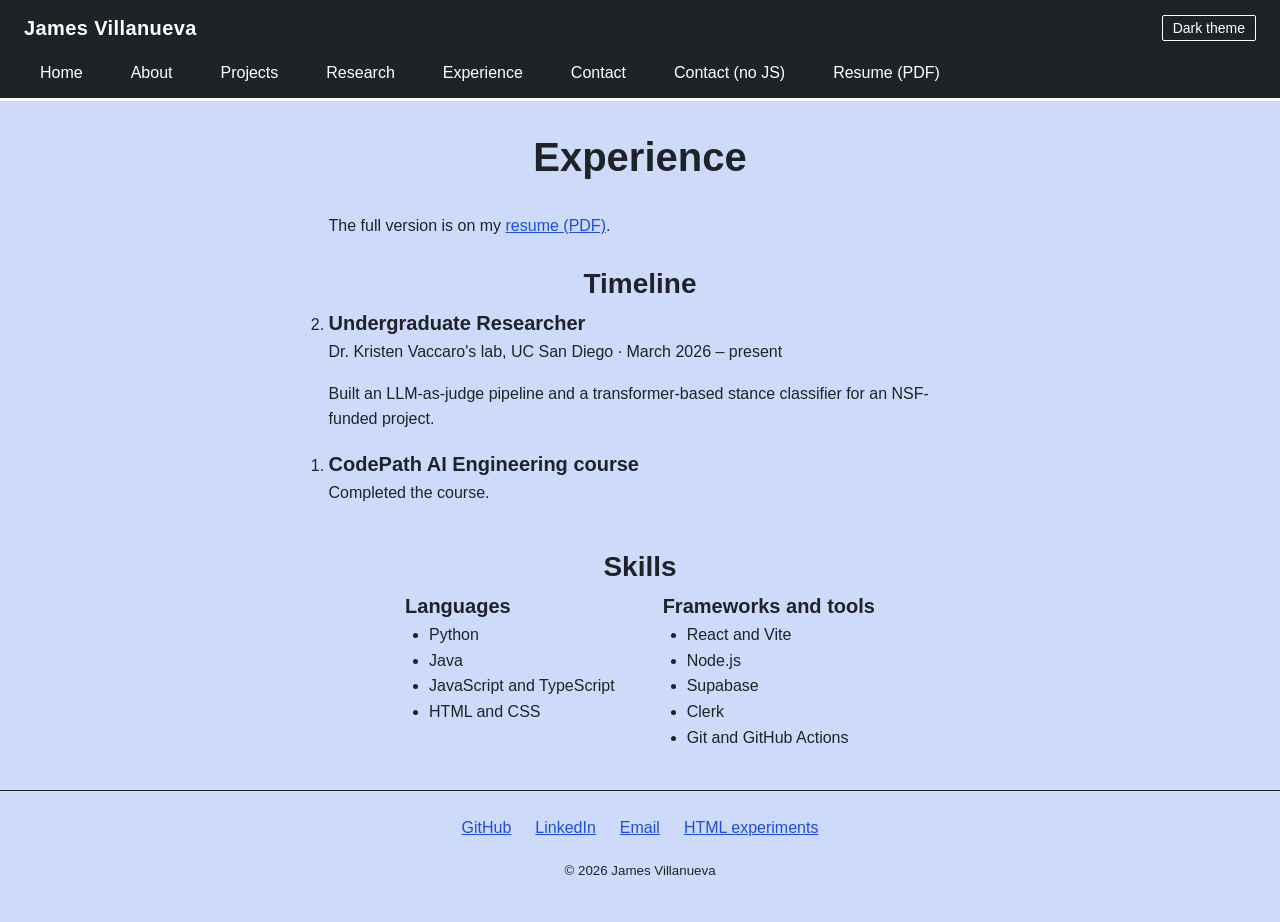
<file: experience.html>
<!DOCTYPE html>
<html lang="en">
<head>
  <meta charset="utf-8">
  <meta name="viewport" content="width=device-width, initial-scale=1">
  <meta name="description" content="Experience and skills of James Villanueva.">
  <meta name="author" content="James Villanueva">
  <title>Experience | James Villanueva</title>
  <link rel="stylesheet" href="styles.css">
  <link rel="icon" href="images/headshot.jpg" type="image/jpeg">
  <script src="theme.js"></script>
</head>
<body>
  <header>
    <p><a href="index.html">James Villanueva</a></p>
    <button type="button" id="theme-toggle" aria-pressed="false" hidden>Dark theme</button>
    <nav aria-label="Main">
      <ul>
        <li><a href="index.html">Home</a></li>
        <li><a href="about.html">About</a></li>
        <li><a href="projects.html">Projects</a></li>
        <li><a href="research.html">Research</a></li>
        <li><a href="experience.html" aria-current="page">Experience</a></li>
        <li><a href="form-with-js.html">Contact</a></li>
        <li><a href="form-no-js.html">Contact (no JS)</a></li>
        <li><a href="resume.pdf">Resume (PDF)</a></li>
      </ul>
    </nav>
  </header>

  <main>
    <h1>Experience</h1>
    <p>The full version is on my <a href="resume.pdf">resume (PDF)</a>.</p>

    <section aria-labelledby="timeline-heading">
      <h2 id="timeline-heading">Timeline</h2>
      <ol reversed>
        <li>
          <h3>Undergraduate Researcher</h3>
          <p>Dr. Kristen Vaccaro's lab, UC San Diego &middot; March 2026 &ndash; present</p>
          <p>Built an LLM-as-judge pipeline and a transformer-based stance classifier for an NSF-funded project.</p>
        </li>
        <li>
          <h3>CodePath AI Engineering course</h3>
          <p>Completed the course.</p>
        </li>
      </ol>
    </section>

    <section aria-labelledby="skills-heading">
      <h2 id="skills-heading">Skills</h2>
      <section aria-labelledby="languages-heading">
        <h3 id="languages-heading">Languages</h3>
        <ul>
          <li>Python</li>
          <li>Java</li>
          <li>JavaScript and TypeScript</li>
          <li>HTML and CSS</li>
        </ul>
      </section>
      <section aria-labelledby="tools-heading">
        <h3 id="tools-heading">Frameworks and tools</h3>
        <ul>
          <li>React and Vite</li>
          <li>Node.js</li>
          <li>Supabase</li>
          <li>Clerk</li>
          <li>Git and GitHub Actions</li>
        </ul>
      </section>
    </section>
  </main>

  <footer>
    <ul>
      <li><a href="https://github.com/JamesVillanueva-Dev">GitHub</a></li>
      <li><a href="https://www.linkedin.com/in/jamesuvillanueva">LinkedIn</a></li>
      <li><a href="mailto:j8villanueva@ucsd.edu">Email</a></li>
      <li><a href="experiments.html">HTML experiments</a></li>
    </ul>
    <p><small>&copy; 2026 James Villanueva</small></p>
  </footer>
</body>
</html>
</file>
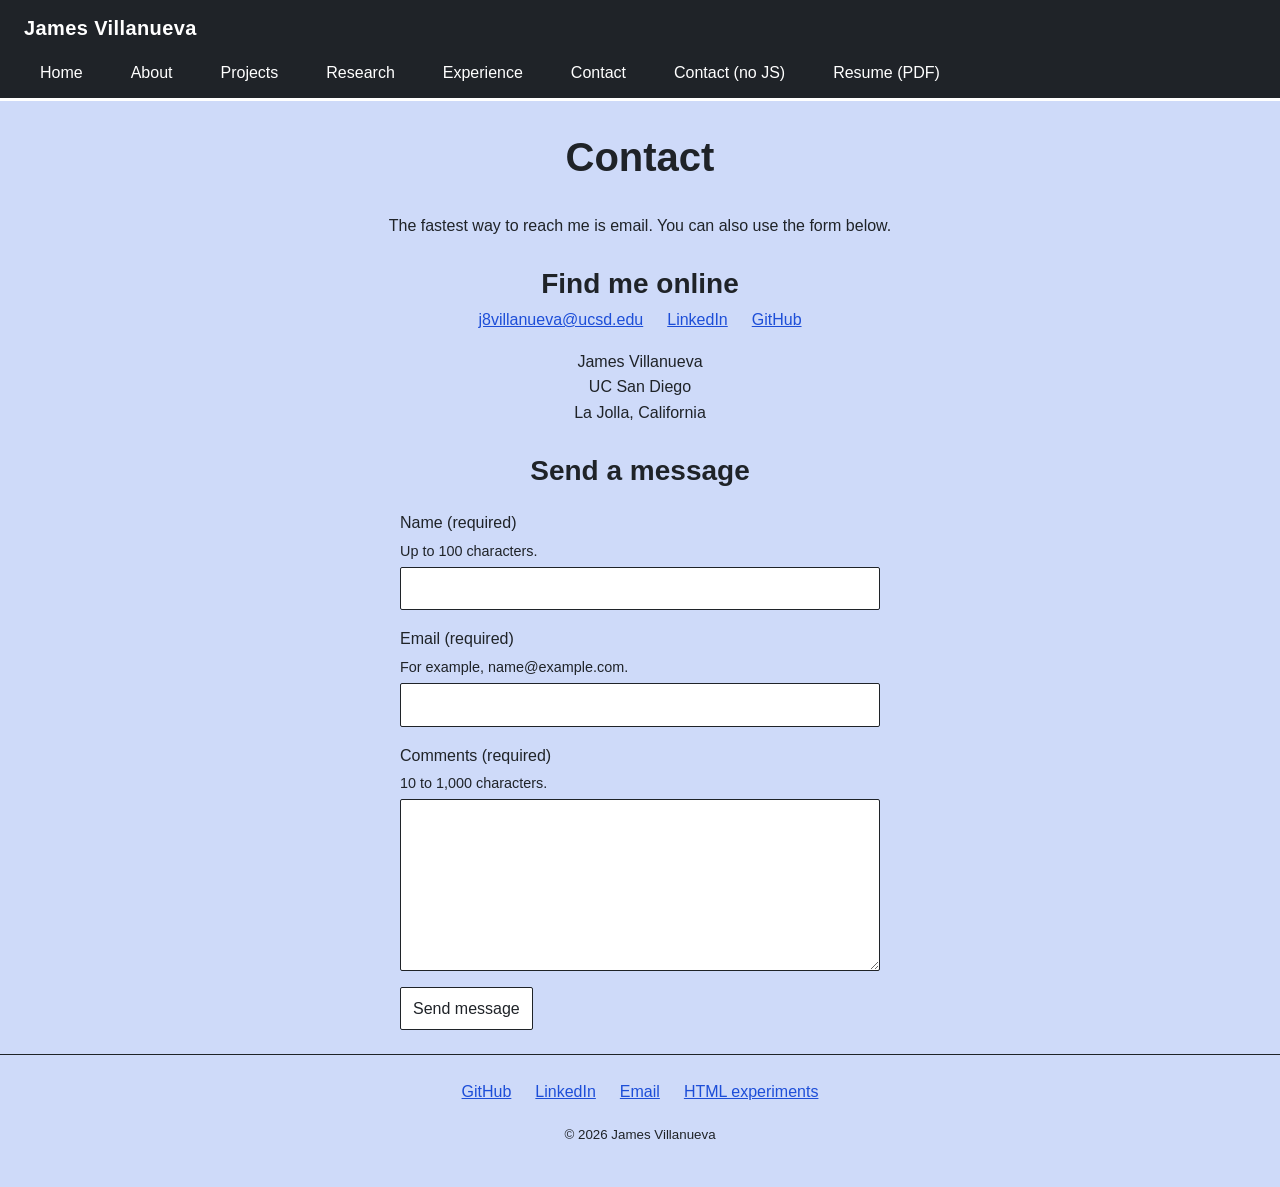
<file: form-no-js.html>
<!DOCTYPE html>
<html lang="en">
<head>
  <meta charset="utf-8">
  <meta name="viewport" content="width=device-width, initial-scale=1">
  <meta name="description" content="Get in touch with James Villanueva.">
  <meta name="author" content="James Villanueva">
  <title>Contact | James Villanueva</title>
  <link rel="stylesheet" href="styles.css">
  <link rel="icon" href="images/headshot.jpg" type="image/jpeg">
</head>
<body class="contact-page">
  <header>
    <p><a href="index.html">James Villanueva</a></p>
    <nav aria-label="Main">
      <ul>
        <li><a href="index.html">Home</a></li>
        <li><a href="about.html">About</a></li>
        <li><a href="projects.html">Projects</a></li>
        <li><a href="research.html">Research</a></li>
        <li><a href="experience.html">Experience</a></li>
        <li><a href="form-with-js.html">Contact</a></li>
        <li><a href="form-no-js.html" aria-current="page">Contact (no JS)</a></li>
        <li><a href="resume.pdf">Resume (PDF)</a></li>
      </ul>
    </nav>
  </header>
 
  <main>
    <h1>Contact</h1>
    <p>The fastest way to reach me is email. You can also use the form below.</p>
 
    <section aria-labelledby="links-heading">
      <h2 id="links-heading">Find me online</h2>
      <ul>
        <li><a href="mailto:j8villanueva@ucsd.edu">j8villanueva@ucsd.edu</a></li>
        <li><a href="https://www.linkedin.com/in/jamesuvillanueva">LinkedIn</a></li>
        <li><a href="https://github.com/JamesVillanueva-Dev">GitHub</a></li>
      </ul>
      <address>
        James Villanueva<br>
        UC San Diego<br>
        La Jolla, California
      </address>
    </section>
 
    <section aria-labelledby="form-heading">
      <h2 id="form-heading">Send a message</h2>
      <form action="https://httpbin.org/post" method="post" class="contact-form">
        <div class="field">
          <label for="name">Name (required)</label>
          <p class="hint" id="name-hint">Up to 100 characters.</p>
          <input type="text" id="name" name="name" autocomplete="name" required minlength="1" maxlength="100" aria-describedby="name-hint">
        </div>
        <div class="field">
          <label for="email">Email (required)</label>
          <p class="hint" id="email-hint">For example, name@example.com.</p>
          <input type="email" id="email" name="email" autocomplete="email" required aria-describedby="email-hint">
        </div>
        <div class="field">
          <label for="comments">Comments (required)</label>
          <p class="hint" id="comments-hint">10 to 1,000 characters.</p>
          <textarea id="comments" name="comments" rows="6" required minlength="10" maxlength="1000" aria-describedby="comments-hint"></textarea>
        </div>
        <input type="hidden" name="possible_bot" value="true">
        <button type="submit">Send message</button>
      </form>
    </section>
  </main>
 
  <footer>
    <ul>
      <li><a href="https://github.com/JamesVillanueva-Dev">GitHub</a></li>
      <li><a href="https://www.linkedin.com/in/jamesuvillanueva">LinkedIn</a></li>
      <li><a href="mailto:j8villanueva@ucsd.edu">Email</a></li>
      <li><a href="experiments.html">HTML experiments</a></li>
    </ul>
    <p><small>&copy; 2026 James Villanueva</small></p>
  </footer>
</body>
</html>
</file>
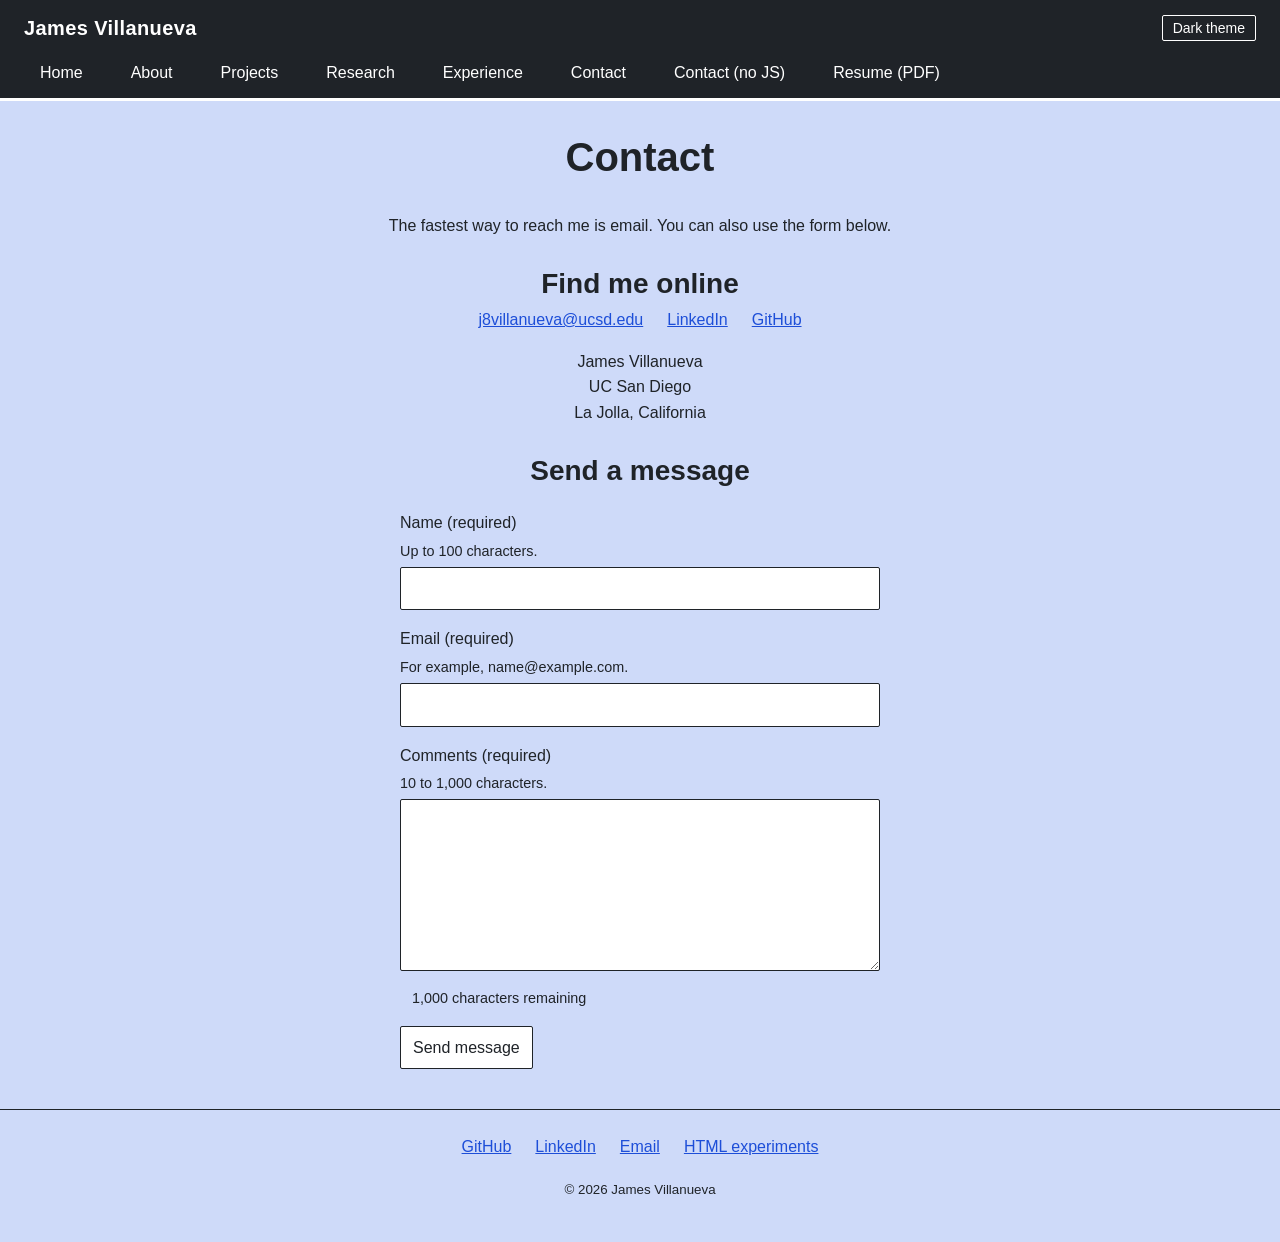
<file: form-with-js.html>
<!DOCTYPE html>
<html lang="en">
<head>
  <meta charset="utf-8">
  <meta name="viewport" content="width=device-width, initial-scale=1">
  <meta name="description" content="Get in touch with James Villanueva.">
  <meta name="author" content="James Villanueva">
  <title>Contact | James Villanueva</title>
  <link rel="stylesheet" href="styles.css">
  <script src="form.js" defer></script>
  <link rel="icon" href="images/headshot.jpg" type="image/jpeg">
  <script src="theme.js"></script>
</head>
<body class="contact-page">
  <header>
    <p><a href="index.html">James Villanueva</a></p>
    <button type="button" id="theme-toggle" aria-pressed="false" hidden>Dark theme</button>
    <nav aria-label="Main">
      <ul>
        <li><a href="index.html">Home</a></li>
        <li><a href="about.html">About</a></li>
        <li><a href="projects.html">Projects</a></li>
        <li><a href="research.html">Research</a></li>
        <li><a href="experience.html">Experience</a></li>
        <li><a href="form-with-js.html" aria-current="page">Contact</a></li>
        <li><a href="form-no-js.html">Contact (no JS)</a></li>
        <li><a href="resume.pdf">Resume (PDF)</a></li>
      </ul>
    </nav>
  </header>
 
  <main>
    <h1>Contact</h1>
    <p>The fastest way to reach me is email. You can also use the form below.</p>
 
    <section aria-labelledby="links-heading">
      <h2 id="links-heading">Find me online</h2>
      <ul>
        <li><a href="mailto:j8villanueva@ucsd.edu">j8villanueva@ucsd.edu</a></li>
        <li><a href="https://www.linkedin.com/in/jamesuvillanueva">LinkedIn</a></li>
        <li><a href="https://github.com/JamesVillanueva-Dev">GitHub</a></li>
      </ul>
      <address>
        James Villanueva<br>
        UC San Diego<br>
        La Jolla, California
      </address>
    </section>
 
    <section aria-labelledby="form-heading">
      <h2 id="form-heading">Send a message</h2>
      <form action="https://httpbin.org/post" method="post" class="contact-form">
        <div class="field">
          <label for="name">Name (required)</label>
          <p class="hint" id="name-hint">Up to 100 characters.</p>
          <input type="text" id="name" name="name" autocomplete="name" required minlength="1" maxlength="100" aria-describedby="name-hint name-error">
        </div>
        <div class="field">
          <label for="email">Email (required)</label>
          <p class="hint" id="email-hint">For example, name@example.com.</p>
          <input type="email" id="email" name="email" autocomplete="email" required aria-describedby="email-hint email-error">
        </div>
        <div class="field">
          <label for="comments">Comments (required)</label>
          <p class="hint" id="comments-hint">10 to 1,000 characters.</p>
          <textarea id="comments" name="comments" rows="6" required minlength="10" maxlength="1000" aria-describedby="comments-hint comments-info comments-error"></textarea>
        </div>
        <p id="comments-info" hidden></p>
        <input type="hidden" name="possible_bot" value="true">
        <input type="hidden" name="form-errors" id="form-errors-field">
        <button type="submit">Send message</button>
        <div id="error-area" aria-live="polite" hidden>
          <p id="name-error"></p>
          <p id="email-error"></p>
          <p id="comments-error"></p>
        </div>
      </form>
    </section>
  </main>
 
  <footer>
    <ul>
      <li><a href="https://github.com/JamesVillanueva-Dev">GitHub</a></li>
      <li><a href="https://www.linkedin.com/in/jamesuvillanueva">LinkedIn</a></li>
      <li><a href="mailto:j8villanueva@ucsd.edu">Email</a></li>
      <li><a href="experiments.html">HTML experiments</a></li>
    </ul>
    <p><small>&copy; 2026 James Villanueva</small></p>
  </footer>
</body>
</html>
</file>
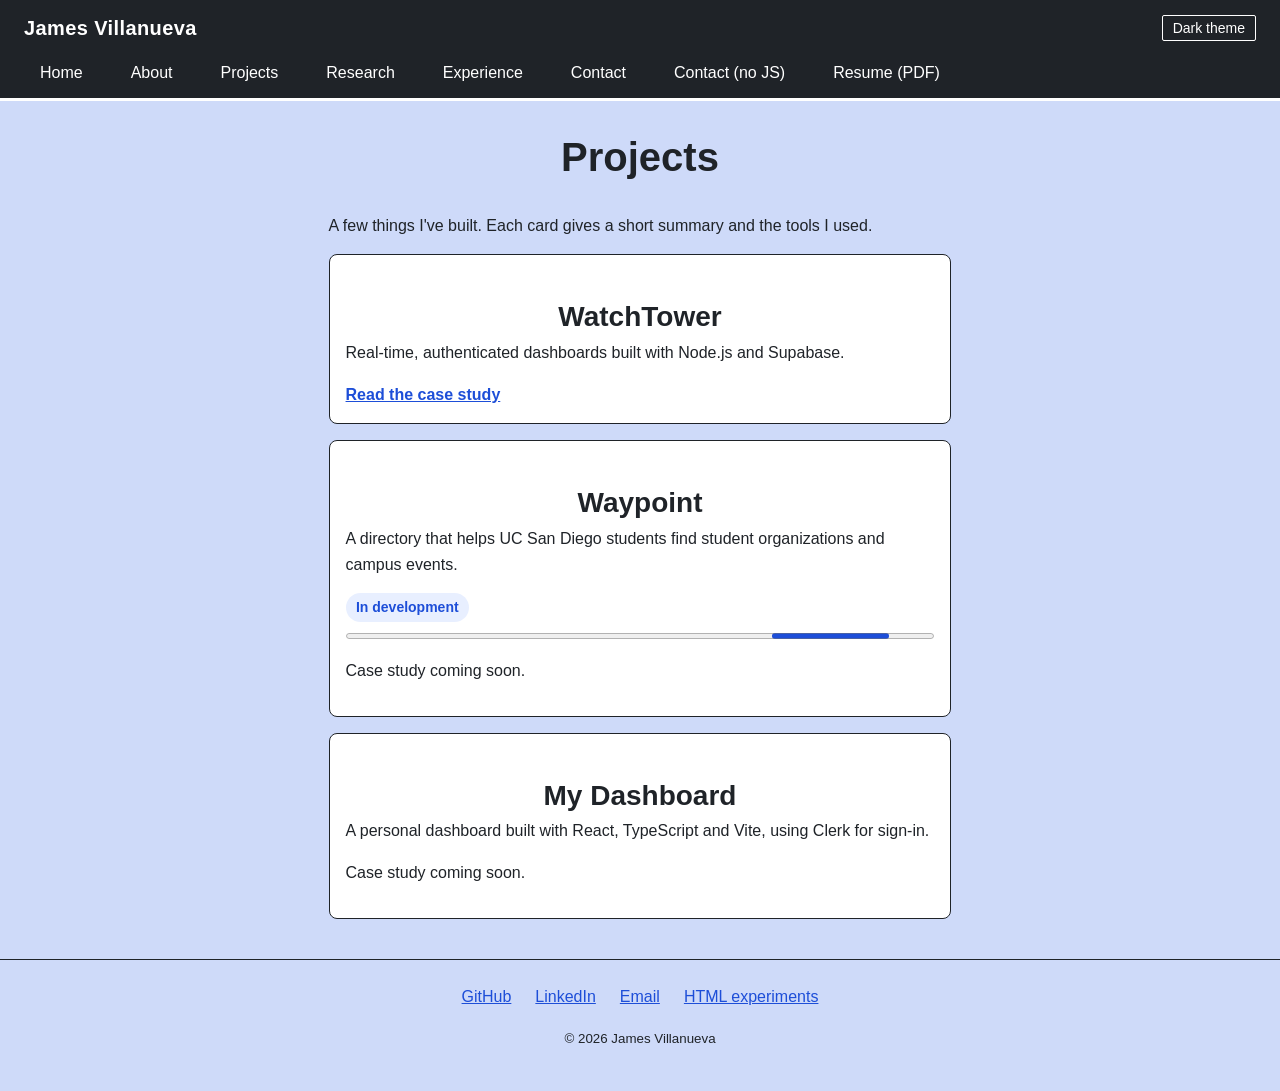
<file: projects.html>
<!DOCTYPE html>
<html lang="en">
<head>
  <meta charset="utf-8">
  <meta name="viewport" content="width=device-width, initial-scale=1">
  <meta name="description" content="Software projects by James Villanueva: full-stack web apps and developer tools.">
  <meta name="author" content="James Villanueva">
  <title>Projects | James Villanueva</title>
  <link rel="stylesheet" href="styles.css">
  <link rel="icon" href="images/headshot.jpg" type="image/jpeg">
  <script src="theme.js"></script>
</head>
<body class="block-cards">
  <header>
    <p><a href="index.html">James Villanueva</a></p>
    <button type="button" id="theme-toggle" aria-pressed="false" hidden>Dark theme</button>
    <nav aria-label="Main">
      <ul>
        <li><a href="index.html">Home</a></li>
        <li><a href="about.html">About</a></li>
        <li><a href="projects.html" aria-current="page">Projects</a></li>
        <li><a href="research.html">Research</a></li>
        <li><a href="experience.html">Experience</a></li>
        <li><a href="form-with-js.html">Contact</a></li>
        <li><a href="form-no-js.html">Contact (no JS)</a></li>
        <li><a href="resume.pdf">Resume (PDF)</a></li>
      </ul>
    </nav>
  </header>

  <main>
    <h1>Projects</h1>
    <p>A few things I've built. Each card gives a short summary and the tools I used.</p>

    <project-card>
      <h2>WatchTower</h2>
      <p>Real-time, authenticated dashboards built with <span translate="no">Node.js</span> and <span translate="no">Supabase</span>.</p>
      <a href="projects/watchtower.html">Read the case study</a>
    </project-card>

    <project-card>
      <h2>Waypoint</h2>
      <p>A directory that helps UC San Diego students find student organizations and campus events.</p>
      <div class="project-progress">
        <label for="waypoint-progress">In development</label>
        <progress id="waypoint-progress" aria-label="Waypoint development progress">In development</progress>
      </div>
      <p>Case study coming soon.</p>
    </project-card>

    <project-card>
      <h2>My Dashboard</h2>
      <p>A personal dashboard built with <span translate="no">React</span>, <span translate="no">TypeScript</span> and <span translate="no">Vite</span>, using <span translate="no">Clerk</span> for sign-in.</p>
      <p>Case study coming soon.</p>
    </project-card>
  </main>

  <footer>
    <ul>
      <li><a href="https://github.com/JamesVillanueva-Dev">GitHub</a></li>
      <li><a href="https://www.linkedin.com/in/jamesuvillanueva">LinkedIn</a></li>
      <li><a href="mailto:j8villanueva@ucsd.edu">Email</a></li>
      <li><a href="experiments.html">HTML experiments</a></li>
    </ul>
    <p><small>&copy; 2026 James Villanueva</small></p>
  </footer>
</body>
</html>
</file>
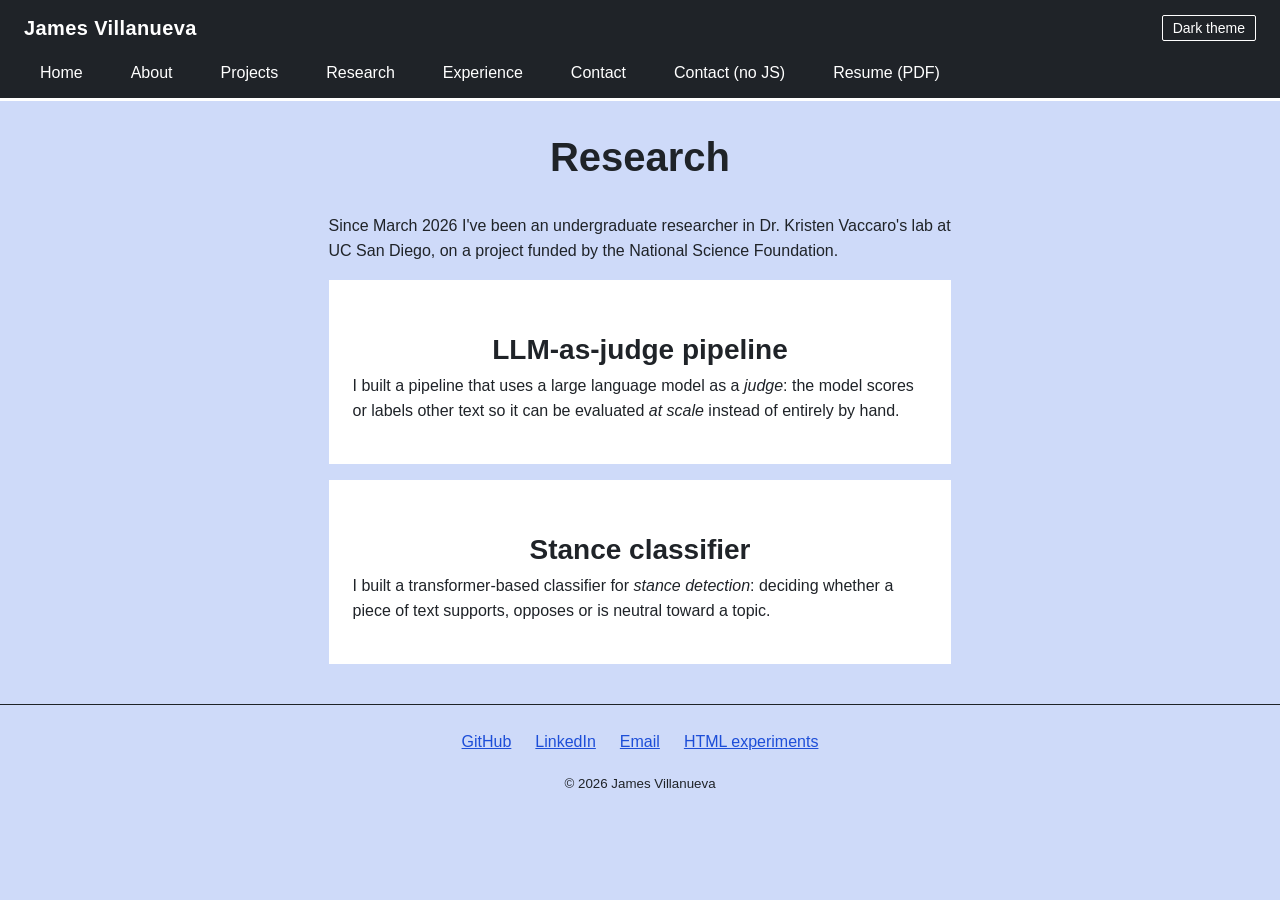
<file: research.html>
<!DOCTYPE html>
<html lang="en">
<head>
  <meta charset="utf-8">
  <meta name="viewport" content="width=device-width, initial-scale=1">
  <meta name="description" content="James Villanueva's undergraduate research at UC San Diego: LLM-as-judge pipelines and stance classification.">
  <meta name="author" content="James Villanueva">
  <title>Research | James Villanueva</title>
  <link rel="stylesheet" href="styles.css">
  <link rel="icon" href="images/headshot.jpg" type="image/jpeg">
  <script src="theme.js"></script>
</head>
<body>
  <header>
    <p><a href="index.html">James Villanueva</a></p>
    <button type="button" id="theme-toggle" aria-pressed="false" hidden>Dark theme</button>
    <nav aria-label="Main">
      <ul>
        <li><a href="index.html">Home</a></li>
        <li><a href="about.html">About</a></li>
        <li><a href="projects.html">Projects</a></li>
        <li><a href="research.html" aria-current="page">Research</a></li>
        <li><a href="experience.html">Experience</a></li>
        <li><a href="form-with-js.html">Contact</a></li>
        <li><a href="form-no-js.html">Contact (no JS)</a></li>
        <li><a href="resume.pdf">Resume (PDF)</a></li>
      </ul>
    </nav>
  </header>

  <main>
    <h1>Research</h1>
    <p>Since March 2026 I've been an undergraduate researcher in Dr. Kristen Vaccaro's lab at UC San Diego, on a project funded by the National Science Foundation.</p>

    <article>
      <h2>LLM-as-judge pipeline</h2>
      <p>I built a pipeline that uses a large language model as a <i>judge</i>: the model scores or labels other text so it can be evaluated <em>at scale</em> instead of entirely by hand.</p>
    </article>

    <article>
      <h2>Stance classifier</h2>
      <p>I built a transformer-based classifier for <i>stance detection</i>: deciding whether a piece of text supports, opposes or is neutral toward a topic.</p>
    </article>
  </main>

  <footer>
    <ul>
      <li><a href="https://github.com/JamesVillanueva-Dev">GitHub</a></li>
      <li><a href="https://www.linkedin.com/in/jamesuvillanueva">LinkedIn</a></li>
      <li><a href="mailto:j8villanueva@ucsd.edu">Email</a></li>
      <li><a href="experiments.html">HTML experiments</a></li>
    </ul>
    <p><small>&copy; 2026 James Villanueva</small></p>
  </footer>
</body>
</html>
</file>
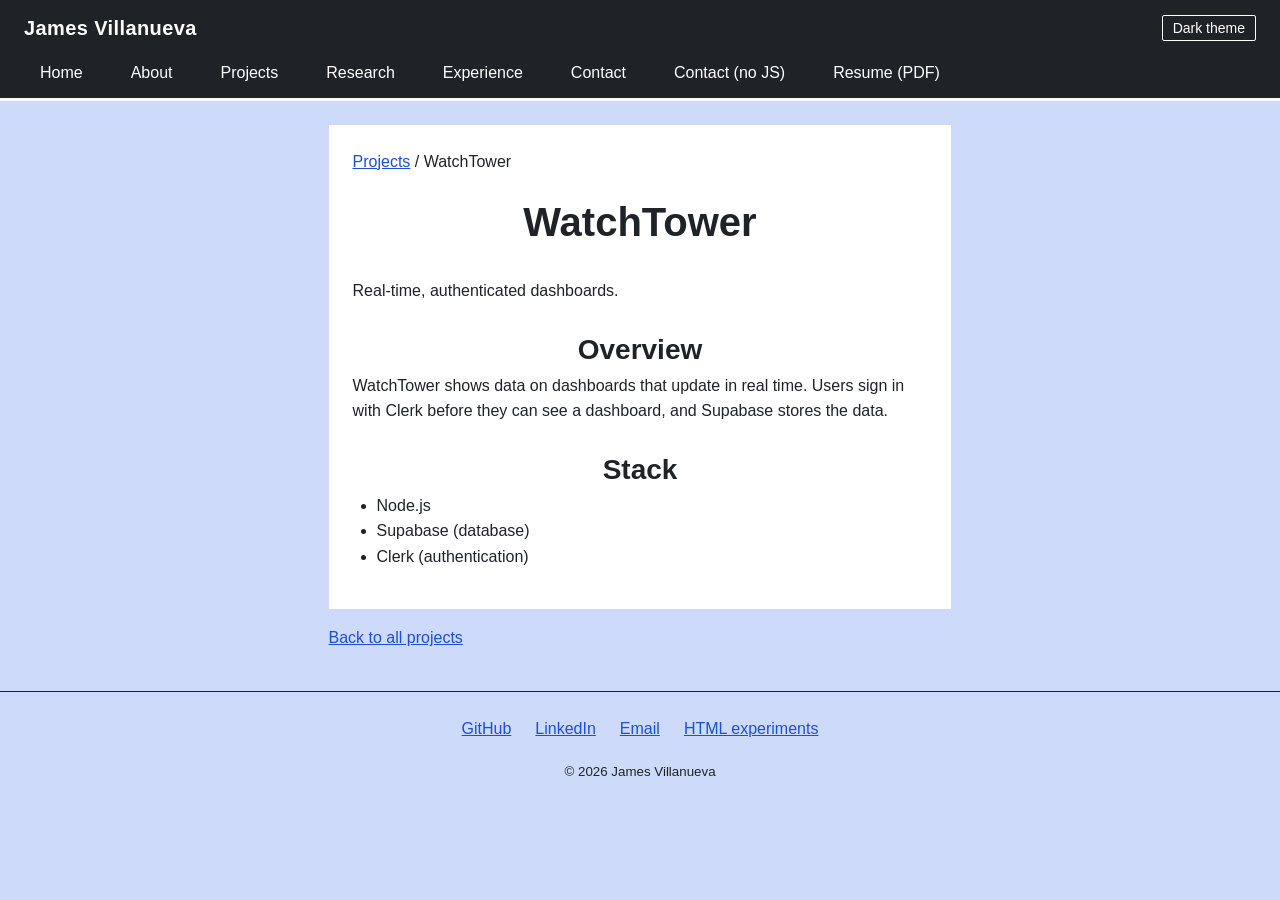
<file: projects/watchtower.html>
<!DOCTYPE html>
<html lang="en">
<head>
  <meta charset="utf-8">
  <meta name="viewport" content="width=device-width, initial-scale=1">
  <meta name="description" content="Case study: WatchTower, a real-time authenticated dashboard built with Node.js and Supabase.">
  <meta name="author" content="James Villanueva">
  <title>WatchTower | James Villanueva</title>
  <link rel="stylesheet" href="../styles.css">
  <link rel="icon" href="../images/headshot.jpg" type="image/jpeg">
  <script src="../theme.js"></script>
</head>
<body>
  <header>
    <p><a href="../index.html">James Villanueva</a></p>
    <button type="button" id="theme-toggle" aria-pressed="false" hidden>Dark theme</button>
    <nav aria-label="Main">
      <ul>
        <li><a href="../index.html">Home</a></li>
        <li><a href="../about.html">About</a></li>
        <li><a href="../projects.html" aria-current="true">Projects</a></li>
        <li><a href="../research.html">Research</a></li>
        <li><a href="../experience.html">Experience</a></li>
        <li><a href="../form-with-js.html">Contact</a></li>
        <li><a href="../form-no-js.html">Contact (no JS)</a></li>
        <li><a href="../resume.pdf">Resume (PDF)</a></li>
      </ul>
    </nav>
  </header>

  <main>
    <article>
      <header>
        <p><a href="../projects.html">Projects</a> / WatchTower</p>
        <h1>WatchTower</h1>
        <p>Real-time, authenticated dashboards.</p>
      </header>

      <section aria-labelledby="overview-heading">
        <h2 id="overview-heading">Overview</h2>
        <p>WatchTower shows data on dashboards that update in real time. Users sign in with Clerk before they can see a dashboard, and Supabase stores the data.</p>
      </section>

      <section aria-labelledby="stack-heading">
        <h2 id="stack-heading">Stack</h2>
        <ul>
          <li>Node.js</li>
          <li>Supabase (database)</li>
          <li>Clerk (authentication)</li>
        </ul>
      </section>
    </article>

    <p><a href="../projects.html">Back to all projects</a></p>
  </main>

  <footer>
    <ul>
      <li><a href="https://github.com/JamesVillanueva-Dev">GitHub</a></li>
      <li><a href="https://www.linkedin.com/in/jamesuvillanueva">LinkedIn</a></li>
      <li><a href="mailto:j8villanueva@ucsd.edu">Email</a></li>
      <li><a href="../experiments.html">HTML experiments</a></li>
    </ul>
    <p><small>&copy; 2026 James Villanueva</small></p>
  </footer>
</body>
</html>
</file>
<file: styles.css>
*,
*::before,
*::after {
  box-sizing: border-box;
  margin: 0; padding: 0;
}

/* Light theme (the default). Every color on the site comes from these
   variables, so the dark theme below only has to redefine them. */
:root {
  color-scheme: light; /* native controls (scrollbars, progress) match */
  --color-text: #1f2328;
  --color-bg: #cedaf9;
  --color-surface: #ffffff; /* cards, articles, form fields */
  --color-accent: #ffffff; /* line under the header */
  --font-main: "Helvetica Neue", Arial, sans-serif;
  --max-width: calc(70ch + 2 * var(--space)); /* ~70 characters per line plus main's padding */
  --space: 1.5rem;
  --color-link: #1d4ed8;
  --color-link-hover: #9a3412;
  /* Focus ring for the page body: at least 3:1 against --color-bg and
     --color-surface. The header has its own, see below. */
  --color-focus: #b45309;
  --color-header-bg: #1f2328;
  --color-header-text: #ffffff;
  --color-header-hover: #ffa600;
  --color-header-focus: #ffa600; /* 3:1+ against --color-header-bg */
  --color-chip-bg: #e8efff;
  --color-error: #b42318;
  --color-error-bg: #fff5f5;
  --color-valid: #1a7f37;
  --color-warning: #7a4100;
}

/* Dark theme, turned on by theme.js setting data-theme="dark" on <html>.
   All pairs meet WCAG AA (4.5:1 text, 3:1 focus rings and borders). */
:root[data-theme="dark"] {
  color-scheme: dark;
  --color-text: #e6edf3;
  --color-bg: #0d1117;
  --color-surface: #161b22;
  --color-accent: #6e7681;
  --color-link: #79b8ff;
  --color-link-hover: #ffa657;
  --color-focus: #ffa600;
  --color-header-bg: #21262d;
  --color-header-text: #f0f6fc;
  --color-header-hover: #ffb84d;
  --color-header-focus: #ffa600;
  --color-chip-bg: #1f2d4d;
  --color-error: #ff7b72;
  --color-error-bg: #2d1214;
  --color-valid: #3fb950;
  --color-warning: #e3b341;
}

/* Cross-fade between pages when following a link. Only for people who
   haven't asked for reduced motion; unsupported browsers ignore it. */
@media (prefers-reduced-motion: no-preference) {
  @view-transition {
    navigation: auto;
  }
}


body > header {
  display: flex;
  justify-content: space-between;
  align-items: center;
  flex-wrap: wrap;
  gap: 1rem;
  padding: 0.75rem var(--space);
  background-color: var(--color-header-bg);
  border-bottom: 3px solid var(--color-accent);
  position: sticky;
  top: 0;
  z-index: 10;
}
/* Descendant combinator (space): matches any a inside header, at any depth.
   Makes header links readable on the dark background. */
body > header a {
  color: var(--color-header-text);
  text-decoration: none;
}

/* Header hover and focus use the header's own colors, because the
   page-body colors don't have enough contrast on the header background. */
body > header a:hover {
  color: var(--color-header-hover);
}

body > header a:focus,
body > header button:focus {
  outline-color: var(--color-header-focus);
}

/* Theme toggle: outlined to match the header. aria-pressed="true" (dark
   theme on) fills it in, so the state shows without relying on color. */
#theme-toggle {
  color: var(--color-header-text);
  background-color: transparent;
  border: 1px solid var(--color-header-text);
  border-radius: 2px;
  cursor: pointer;
  font: inherit;
  font-size: 0.875rem;
  line-height: 1.2;
  padding: 0.25rem 0.625rem;
}

/* Hover changes the border and underlines the text but not the text
   color, so it stays readable in the pressed (filled) state too. */
#theme-toggle:hover {
  border-color: var(--color-header-hover);
  text-decoration: underline;
}

#theme-toggle[aria-pressed="true"] {
  color: var(--color-header-bg);
  background-color: var(--color-header-text);
}

/* The nav is always the header's last item and is pushed right, so it sits in the same place whether or not the page has the theme button (form-no-js.html has none). */
body > header nav { margin-left: auto; }

/* Below this width the nav always gets its own line, so every page's header wraps at the same point. */
@media (max-width: 85rem) {
  body > header nav { flex-basis: 100%; margin-left: 0; }
}

/* Child combinator (>): matches a p only when it is a direct child of header.
   Styles the site name. */
body > header > p {
  font-size: 1.25rem;
  font-weight: bold;
  letter-spacing: 0.02em;
}
main {
  max-width: var(--max-width);
  margin: 0 auto;
  padding: var(--space);
}


nav > ul {
  display: flex;
  flex-wrap: wrap;
  gap: 1rem;
  list-style: none;
}

nav a {
  padding: 0.5em 1em;  /* em: scales with the link's font size */
}

body {
  font-family: var(--font-main);
  color: var(--color-text);
  background-color: var(--color-bg);
  line-height: 1.6;
  margin: 0;
}

h1 {
  font-size: 2.5rem;
  margin-bottom: var(--space);
  text-align: center;
}

h2 {
  font-size: 1.75rem;
  margin-top: var(--space);
  text-align: center;
}

h3 {
  font-size: 1.25rem;
}

a {
  color: var(--color-link);
}

/* Keep wide media (e.g. the 400px headshot, the 640px video) inside
   narrow screens */
img,
video,
audio,
canvas {
  max-width: 100%;
  height: auto;
}

a:hover {
    color: var(--color-link-hover);
}

a:focus, input:focus, button:focus, textarea:focus{
    outline: 3px solid var(--color-focus);
}

  /* Attribute selector ([attr="value"]): matches the section whose aria-labelledby
     equals "skills-heading". Places the two skill groups side by side. */
section[aria-labelledby="skills-heading"] {
    justify-content: center;
    display: flex;
    flex-wrap: wrap;
    column-gap: 3rem;
}
p,
ul {
  margin-bottom: 1rem;
}
#skills-heading {
  width: 100%;
}
#intro-heading{
    text-align: center;
}
#intro-heading + picture img {
  display: block;
  margin: 1rem auto;
}

body > header p,
body > header ul {
  margin: 0;
  padding: 0;
}

ul {
  padding-left: 1.5rem;
}

footer ul {
  display: flex;
  flex-wrap: wrap;
  justify-content: center;
  gap: 1.5rem;
  list-style: none;
  padding: 0;
}

footer {
  text-align: center;
  padding: var(--space);
  border-top: 1px solid var(--color-text);
}

@media (max-width: 600px) {
  body > header {
    position: static;
    column-gap: 0.75rem;
    padding-inline: 1rem;
  }

  #theme-toggle {
    font-size: 0.8125rem;
    padding: 0.2rem 0.5rem;
  }

  h1 {
    font-size: 2rem;
  }
}
project-card {
  display: flex;
  flex-direction: column;
  background-color: var(--color-surface);
  border-radius: 0.5rem;
  padding: var(--space);
}
project-card a {
  margin-top: auto;
  font-weight: bold;
}

.project-progress {
  display: grid;
  gap: 0.5rem;
  margin-block: 0.5rem 1rem;
}

.project-progress label {
  width: fit-content;
  padding: 0.2rem 0.65rem;
  border-radius: 999px;
  background-color: var(--color-chip-bg);
  color: var(--color-link);
  font-size: 0.875rem;
  font-weight: bold;
}

.project-progress progress {
  width: 100%;
  height: 0.75rem;
  accent-color: var(--color-link);
}

fieldset {
  padding: var(--space);
}

label {
  display: block;
}

fieldset input,
fieldset textarea {
  width: 100%;
  font: inherit;
  margin-bottom: 1rem;
}

button {
  font: inherit;
  padding: 0.5em 1em;
}

article {
  background-color: var(--color-surface);
  padding: var(--space);
  margin-bottom: 1rem;
}

.block-cards project-card {
  display: block;
  border: 1px solid;
  padding: 1rem;
  margin-block: 1rem;
}

/* About page (about.html). Wider main so the story text column next to
   the photo still gets ~70 characters per line. */
.about-page main {
  --photo: 12rem;
  --badge: 4rem;
  --story-gap: 2.5rem;
  max-width: calc(var(--photo) + var(--story-gap) + 70ch + 2 * var(--space));
}

/* Even spacing: sections 2.5rem apart, each heading 1rem from its content */
.about-page main > section + section {
  margin-top: 2.5rem;
}

.about-page main h2 {
  margin: 0 0 1rem;
}

.about-page main > section > p:last-child {
  margin-bottom: 0;
}

/* My story: photo above text on narrow screens, photo left / text right
   on wide screens */
.about-page section[aria-labelledby="story-heading"] {
  display: grid;
  grid-template-columns: minmax(0, 1fr);
  row-gap: 1rem;
}

.about-page #story-heading {
  grid-row: 1;
  grid-column: 1 / -1;
  margin: 0;
}

.about-page section[aria-labelledby="story-heading"] picture,
.about-page section[aria-labelledby="story-heading"] svg {
  grid-row: 2;
  grid-column: 1;
  justify-self: center;
  align-self: start;
}

.about-page section[aria-labelledby="story-heading"] picture {
  display: block;
  width: var(--photo);
  margin-bottom: calc(var(--badge) / 4); /* room for the badge overhang */
}

.about-page section[aria-labelledby="story-heading"] img {
  display: block;
  width: 100%;
}

/* JV badge sits over the photo's bottom-right corner, hanging a quarter
   of its size past the edges */
.about-page section[aria-labelledby="story-heading"] svg {
  width: var(--badge);
  height: var(--badge);
  transform: translate(
    calc(var(--photo) / 2 - var(--badge) / 4),
    calc(var(--photo) - var(--badge) * 3 / 4)
  );
}

.about-page section[aria-labelledby="story-heading"] svg circle {
  fill: var(--color-surface);
  stroke: var(--color-text);
}

.about-page section[aria-labelledby="story-heading"] svg text {
  fill: var(--color-text);
  font-family: var(--font-main);
}

.about-page section[aria-labelledby="story-heading"] p {
  margin: 0;
}

@media (min-width: 48rem) {
  .about-page section[aria-labelledby="story-heading"] {
    grid-template-columns: var(--photo) minmax(0, 70ch);
    /* heading, three paragraphs, then a flexible row that absorbs the
       photo's extra height so the paragraphs stay evenly spaced */
    grid-template-rows: auto auto auto auto 1fr;
    column-gap: var(--story-gap);
  }

  .about-page section[aria-labelledby="story-heading"] picture,
  .about-page section[aria-labelledby="story-heading"] svg {
    grid-row: 2 / -1;
  }

  .about-page section[aria-labelledby="story-heading"] p {
    grid-column: 2;
  }
}

/* Involvement boxes: side by side when there's room, stacked otherwise */
.about-page section[aria-labelledby="involvement-heading"] {
  display: flex;
  flex-wrap: wrap;
  gap: 1rem;
}

.about-page #involvement-heading {
  flex-basis: 100%;
  margin: 0;
}

.about-page article {
  flex: 1 1 16rem;
  margin: 0;
  border: 1px solid var(--color-text);
  border-radius: 2px;
}

.about-page article h3 {
  margin-bottom: 0.5rem;
}

.about-page article > :last-child {
  margin-bottom: 0;
}

.about-page section[aria-labelledby="outside-heading"] p {
  max-width: 70ch;
}

/* Contact page (form-no-js.html). Everything is scoped to .contact-page
   so no other page changes. */
.contact-page main > p,
.contact-page address {
  text-align: center;
}

.contact-page address {
  font-style: normal;
}

/* "Find me online" links as one centered row, no bullets */
.contact-page section[aria-labelledby="links-heading"] ul {
  display: flex;
  flex-wrap: wrap;
  justify-content: center;
  gap: 0.5rem 1.5rem;
  list-style: none;
  padding: 0;
}

.contact-page section[aria-labelledby="links-heading"] a {
  overflow-wrap: anywhere;
}

/* Form sits on the page background as a centered ~30rem column */
.contact-page .contact-form {
  width: 100%;
  max-width: 30rem;
  margin: 1rem auto 0;
  text-align: left;
}

.contact-page .field {
  display: flex;
  flex-direction: column;
  gap: 0.25rem;
  margin-bottom: 1rem;
}

.contact-page .field label {
  font-weight: normal;
}

/* Border stays 1px in every state so later validation styles
   cannot cause layout shift. */
.contact-page .field input,
.contact-page .field textarea,
.contact-page .contact-form button {
  font: inherit;
  color: var(--color-text);
  background-color: var(--color-surface);
  border: 1px solid var(--color-text);
  border-radius: 2px;
  padding: 0.5rem 0.75rem;
}

.contact-page .field input,
.contact-page .field textarea {
  width: 100%;
}

.contact-page .field textarea {
  resize: vertical;
}

.contact-page .contact-form button {
  cursor: pointer;
}

.contact-page .contact-form button:hover {
  background-color: var(--color-text);
  color: var(--color-surface);
}

.contact-page main a:focus,
.contact-page .contact-form input:focus,
.contact-page .contact-form textarea:focus,
.contact-page .contact-form button:focus {
  outline: 3px solid var(--color-link);
  outline-offset: 2px;
}

.contact-page .field .hint {
  margin: 0;
  font-size: 0.9em;
}

/* Validation states. :user-invalid / :user-valid only match after the
   user interacts, so empty fields are not flagged on page load. Only
   colors and an inset shadow change, never border width, padding or
   margins, so nothing shifts. The inset bar marks errors without
   relying on color alone. */
.contact-page .field input:user-invalid,
.contact-page .field textarea:user-invalid {
  border-color: var(--color-error);
  background-color: var(--color-error-bg);
  box-shadow: inset 4px 0 0 var(--color-error);
}

.contact-page .field input:user-valid,
.contact-page .field textarea:user-valid {
  border-color: var(--color-valid);
}

/* Part 3 message areas (form-with-js.html). Both start with the hidden
   attribute and form.js removes it, so they never show without JS.
   No display is set on #error-area or #comments-info, so the hidden
   attribute keeps working. No transitions or animations, so nothing
   flashes. */
.contact-page #comments-info {
  margin: 0 0 1rem;
  padding-left: 0.5rem;
  /* Transparent bar in the normal state so the warning state only
     changes colors and the text never moves. */
  border-left: 4px solid transparent;
  font-size: 0.9em;
}

.contact-page #comments-info.is-warning {
  color: var(--color-warning);
  border-left-color: var(--color-warning);
}

.contact-page #error-area {
  margin-top: 1rem;
}

/* Error paragraphs: a red left bar and bold text, so errors are not
   shown by color alone. Each message also names its field. */
.contact-page #error-area p {
  margin: 0 0 0.5rem;
  padding-left: 0.5rem;
  border-left: 4px solid var(--color-error);
  color: var(--color-error);
  font-weight: bold;
}

/* Empty error paragraphs take up no space */
.contact-page #error-area p:empty {
  display: none;
}
</file>
